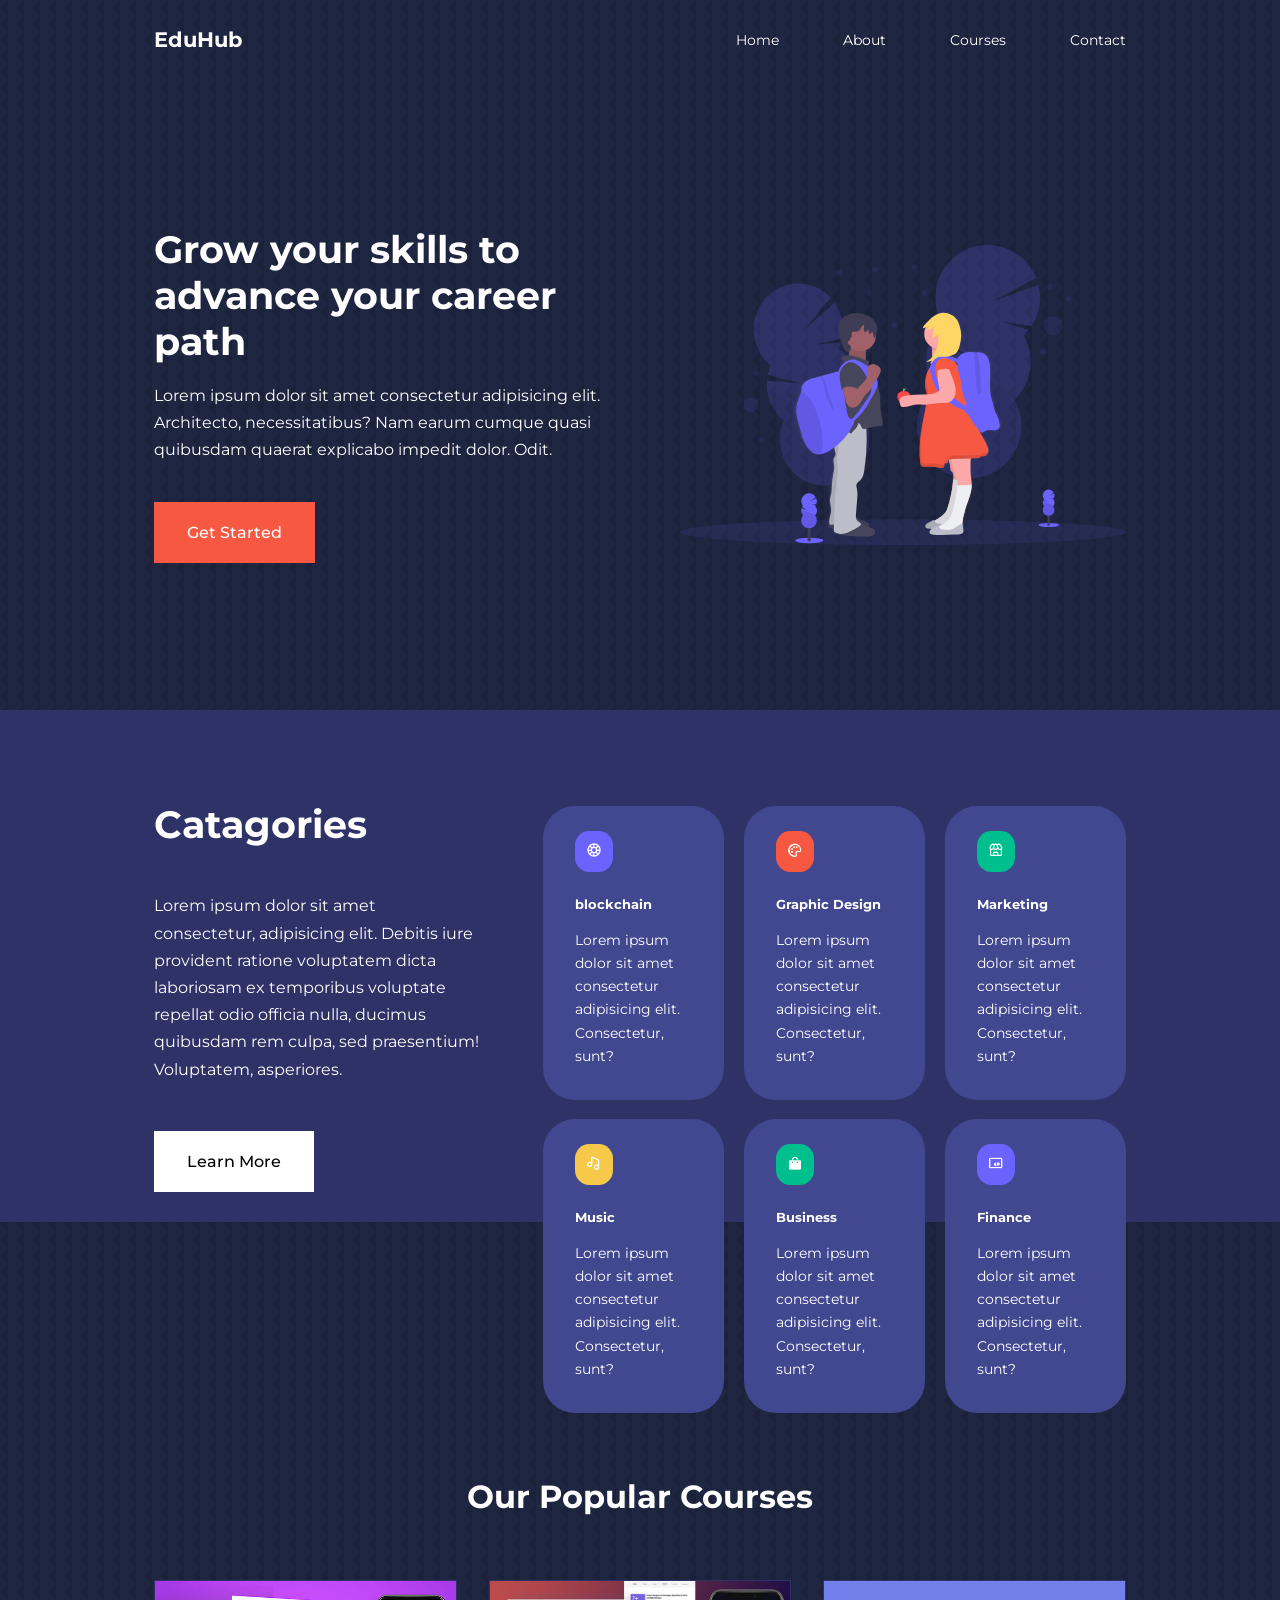
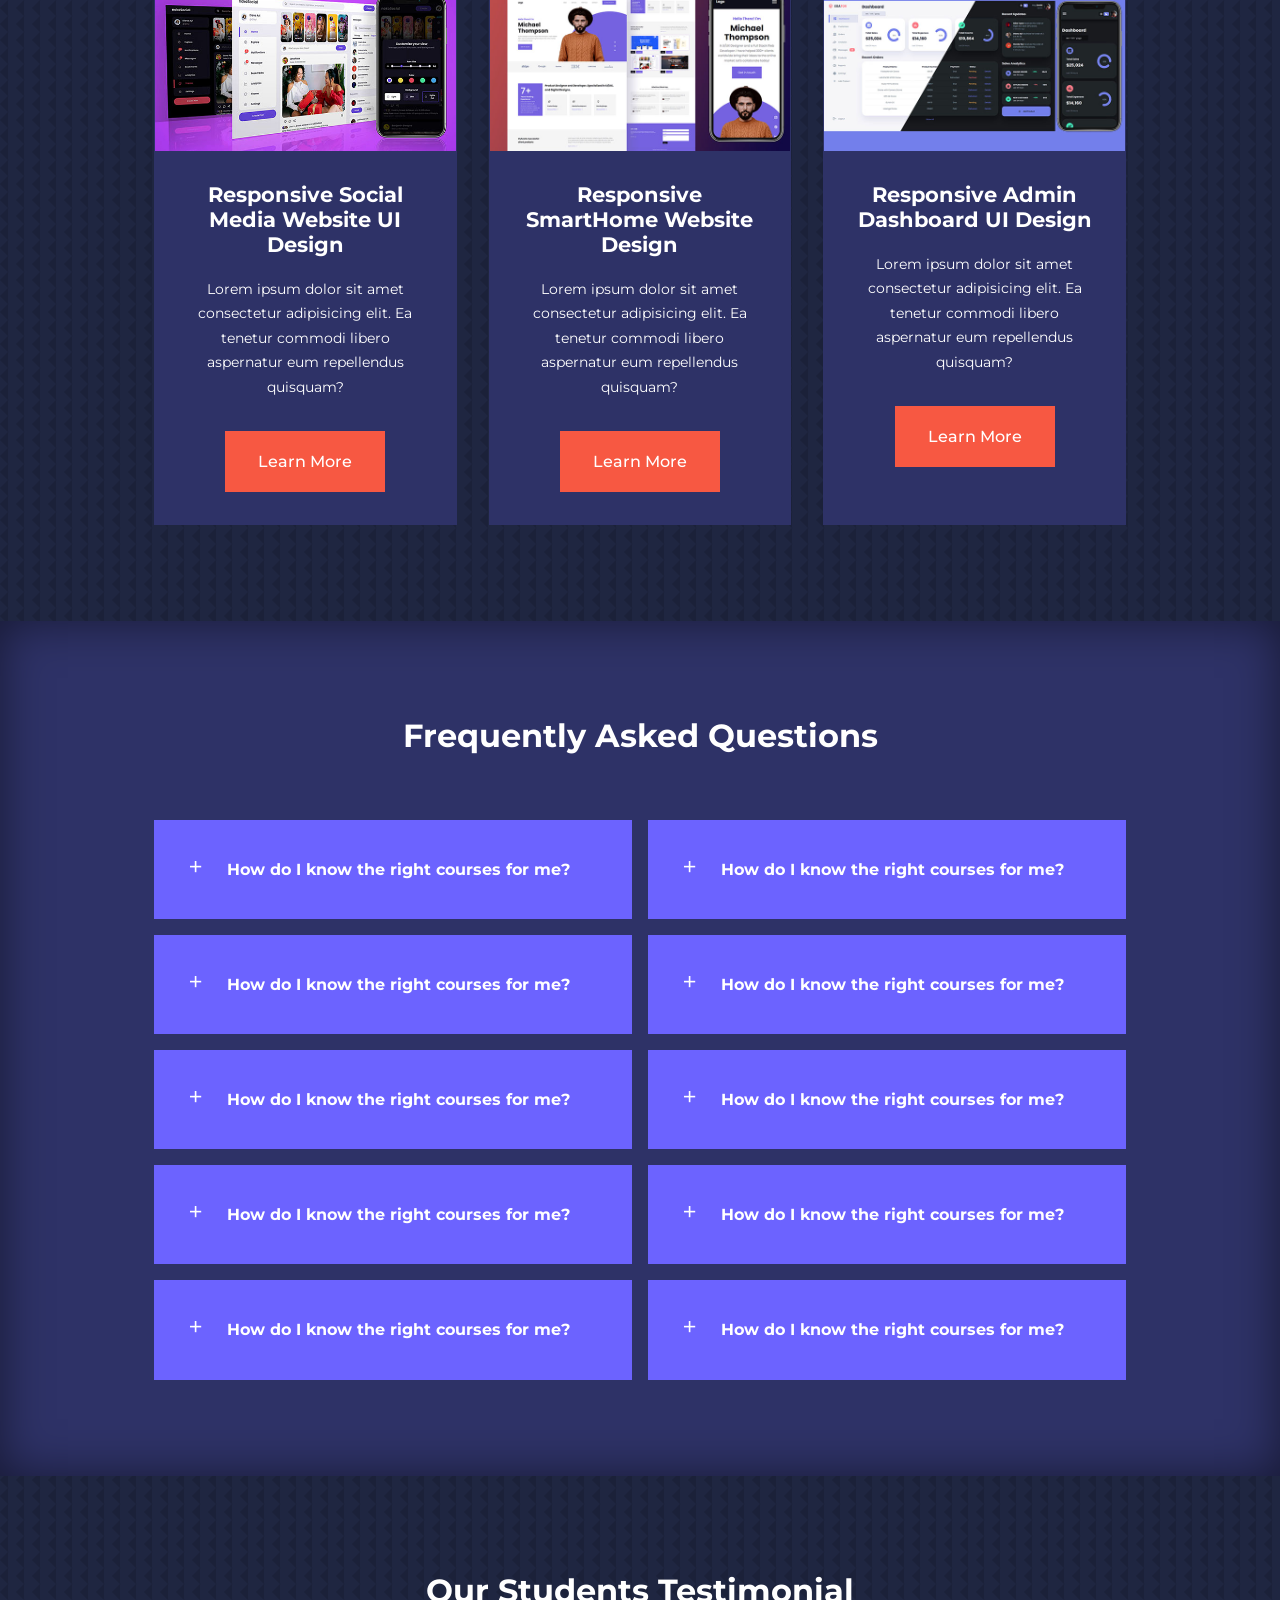
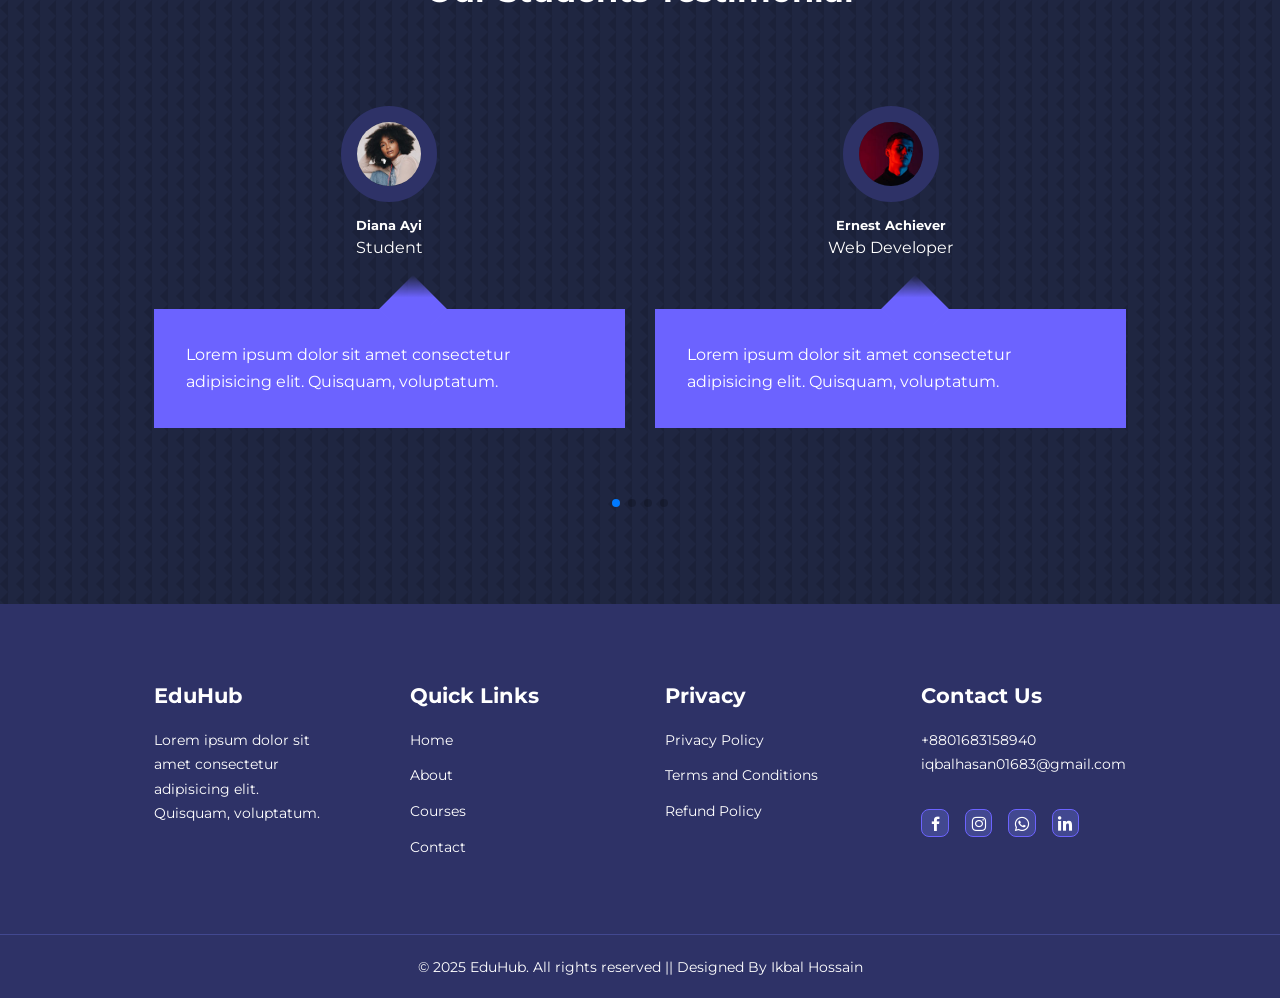
<file: index.html>
<!DOCTYPE html>
<html lang="en">
<head>
    <meta charset="UTF-8">
    <meta name="viewport" content="width=device-width, initial-scale=1.0">
    <title>EduHub</title>
    <link rel="stylesheet" href="./css/style.css">
    <link rel="stylesheet"
    href="https://cdn.jsdelivr.net/npm/boxicons@latest/css/boxicons.min.css">


    <link
  rel="stylesheet"
  href="https://cdn.jsdelivr.net/npm/swiper@11/swiper-bundle.min.css"
/>
<style>
    body {
        background-image: url("images/bg-texture.png");
    }
</style>
</head>
<body>
    <nav>
        <div class="container nav-container">
            <a href="index.html"><h4>EduHub</h4></a>
            <ul class="nav-menu">
                <li><a href="index.html">Home</a></li>
                <li><a href="about.html">About</a></li>
                <li><a href="courses.html">Courses</a></li>
                <li><a href="contact.html">Contact</a></li>
            </ul>
           <button id="open-menu-btn"><i class='bx bx-menu'></i></button>
           <button id="close-menu-btn"><i class='bx bx-x'></i></button>
        </div>
    </nav>

    <header>
        <div class="container header-container">
            <div class="header-left" id="header-left">
                <h1>Grow your skills to advance your career path</h1>
                <p>Lorem ipsum dolor sit amet consectetur adipisicing elit. Architecto, necessitatibus? Nam earum cumque quasi quibusdam quaerat explicabo impedit dolor. Odit.</p>
                <a href="courses.html" class="btn btn-primary">Get Started</a>
            </div>

            <div class="header-right">
                <div class="right-img">
                    <img src="images/header.svg" alt="">
                </div>
            </div>

        </div>
    </header>

    <!--Catagories-->
    <section class="catagories">
        <div class="container catagories-container">
            <div class="catagories-left animate-left" id="catagories-left">
                <h1>Catagories</h1>
                <p>Lorem ipsum dolor sit amet consectetur, adipisicing elit. Debitis iure provident ratione voluptatem dicta laboriosam ex temporibus voluptate repellat odio officia nulla, ducimus quibusdam rem culpa, sed praesentium! Voluptatem, asperiores.</p>
                <a href="#" class="btn">Learn More</a>
            </div>
            <div class="catagories-right">
                <article class="catagory fadeUp">
                    <span class="catagory-icon"><i class='bx bx-color'></i></span>
                    <h5>blockchain</h5>
                    <p>Lorem ipsum dolor sit amet consectetur adipisicing elit. Consectetur, sunt?</p>
                </article>

                <article class="catagory fadeUp">
                    <span class="catagory-icon"><i class='bx bx-palette'></i></span>
                    <h5>Graphic Design</h5>
                    <p>Lorem ipsum dolor sit amet consectetur adipisicing elit. Consectetur, sunt?</p>
                </article>

                <article class="catagory fadeUp">
                    <span class="catagory-icon"><i class='bx bx-store'></i></span>
                    <h5>Marketing</h5>
                    <p>Lorem ipsum dolor sit amet consectetur adipisicing elit. Consectetur, sunt?</p>
                </article>

                <article class="catagory fadeUp">
                    <span class="catagory-icon"><i class='bx bx-music'></i></span>
                    <h5>Music</h5>
                    <p>Lorem ipsum dolor sit amet consectetur adipisicing elit. Consectetur, sunt?</p>
                </article>

                <article class="catagory fadeUp">
                    <span class="catagory-icon"><i class='bx bxs-shopping-bag'></i></i></span>
                    <h5>Business</h5>
                    <p>Lorem ipsum dolor sit amet consectetur adipisicing elit. Consectetur, sunt?</p>
                </article>

                <article class="catagory fadeUp">
                    <span class="catagory-icon"><i class='bx bx-credit-card-alt'></i></span>
                    <h5>Finance</h5>
                    <p>Lorem ipsum dolor sit amet consectetur adipisicing elit. Consectetur, sunt?</p>
                </article>
            </div>
        </div>
    </section>


    <!--Courses-->
    <section class="courses">
        <h2>Our Popular Courses</h2>
        <div class="container container-courses">


            <article class="course" id="course">
                <div class="course-img">
                    <img src="images/course1.jpg" alt="">
                </div>
                <div class="course-info">
                    <h4>Responsive Social Media Website UI Design</h4>
                <p>Lorem ipsum dolor sit amet consectetur adipisicing elit. Ea tenetur commodi libero aspernatur eum repellendus quisquam?</p>
                <a href="courses.html" class="btn btn-primary">Learn More</a>
                </div>
            </article>

            <article class="course" id="course">
                <div class="course-img">
                    <img src="images/course2.jpg" alt="">
                </div>
                <div class="course-info">
                    <h4>Responsive SmartHome Website Design</h4>
                <p>Lorem ipsum dolor sit amet consectetur adipisicing elit. Ea tenetur commodi libero aspernatur eum repellendus quisquam?</p>
                <a href="courses.html" class="btn btn-primary">Learn More</a>
                </div>
            </article>

            <article class="course" id="course">
                <div class="course-img">
                    <img src="images/course3.jpg" alt="">
                </div>
                <div class="course-info">
                    <h4>Responsive Admin Dashboard UI Design</h4>
                <p>Lorem ipsum dolor sit amet consectetur adipisicing elit. Ea tenetur commodi libero aspernatur eum repellendus quisquam?</p>
                <a href="courses.html" class="btn btn-primary">Learn More</a>
                </div>
            </article>

           
        </div>
    </section>

    <!--FAQ-->
    <section class="faqs">
        <h2>Frequently Asked Questions</h2>
        <div class="container faqs-container">
            <article class="faq">
                <div class="faq-icon"><i class='bx bx-plus'></i></div>
                <div class="question-ans">
                    <h4>How do I know the right courses for me?</h4>
                    <p>Lorem, ipsum dolor sit amet consectetur adipisicing elit. Eaque nihil eos quas illum voluptatem sed laudantium facere doloremque. Perferendis dicta culpa omnis at ea, ut non doloribus ad voluptas consequuntur!</p>
                </div>
            </article>

            <article class="faq">
                <div class="faq-icon"><i class='bx bx-plus'></i></div>
                <div class="question-ans">
                    <h4>How do I know the right courses for me?</h4>
                    <p>Lorem, ipsum dolor sit amet consectetur adipisicing elit. Eaque nihil eos quas illum voluptatem sed laudantium facere doloremque. Perferendis dicta culpa omnis at ea, ut non doloribus ad voluptas consequuntur!</p>
                </div>
            </article>

            <article class="faq">
                <div class="faq-icon"><i class='bx bx-plus'></i></div>
                <div class="question-ans">
                    <h4>How do I know the right courses for me?</h4>
                    <p>Lorem, ipsum dolor sit amet consectetur adipisicing elit. Eaque nihil eos quas illum voluptatem sed laudantium facere doloremque. Perferendis dicta culpa omnis at ea, ut non doloribus ad voluptas consequuntur!</p>
                </div>
            </article>

            <article class="faq">
                <div class="faq-icon"><i class='bx bx-plus'></i></div>
                <div class="question-ans">
                    <h4>How do I know the right courses for me?</h4>
                    <p>Lorem, ipsum dolor sit amet consectetur adipisicing elit. Eaque nihil eos quas illum voluptatem sed laudantium facere doloremque. Perferendis dicta culpa omnis at ea, ut non doloribus ad voluptas consequuntur!</p>
                </div>
            </article>

            <article class="faq">
                <div class="faq-icon"><i class='bx bx-plus'></i></div>
                <div class="question-ans">
                    <h4>How do I know the right courses for me?</h4>
                    <p>Lorem, ipsum dolor sit amet consectetur adipisicing elit. Eaque nihil eos quas illum voluptatem sed laudantium facere doloremque. Perferendis dicta culpa omnis at ea, ut non doloribus ad voluptas consequuntur!</p>
                </div>
            </article>

            <article class="faq">
                <div class="faq-icon"><i class='bx bx-plus'></i></div>
                <div class="question-ans">
                    <h4>How do I know the right courses for me?</h4>
                    <p>Lorem, ipsum dolor sit amet consectetur adipisicing elit. Eaque nihil eos quas illum voluptatem sed laudantium facere doloremque. Perferendis dicta culpa omnis at ea, ut non doloribus ad voluptas consequuntur!</p>
                </div>
            </article>

            <article class="faq">
                <div class="faq-icon"><i class='bx bx-plus'></i></div>
                <div class="question-ans">
                    <h4>How do I know the right courses for me?</h4>
                    <p>Lorem, ipsum dolor sit amet consectetur adipisicing elit. Eaque nihil eos quas illum voluptatem sed laudantium facere doloremque. Perferendis dicta culpa omnis at ea, ut non doloribus ad voluptas consequuntur!</p>
                </div>
            </article>

            <article class="faq">
                <div class="faq-icon"><i class='bx bx-plus'></i></div>
                <div class="question-ans">
                    <h4>How do I know the right courses for me?</h4>
                    <p>Lorem, ipsum dolor sit amet consectetur adipisicing elit. Eaque nihil eos quas illum voluptatem sed laudantium facere doloremque. Perferendis dicta culpa omnis at ea, ut non doloribus ad voluptas consequuntur!</p>
                </div>
            </article>

            <article class="faq">
                <div class="faq-icon"><i class='bx bx-plus'></i></div>
                <div class="question-ans">
                    <h4>How do I know the right courses for me?</h4>
                    <p>Lorem, ipsum dolor sit amet consectetur adipisicing elit. Eaque nihil eos quas illum voluptatem sed laudantium facere doloremque. Perferendis dicta culpa omnis at ea, ut non doloribus ad voluptas consequuntur!</p>
                </div>
            </article>

            <article class="faq">
                <div class="faq-icon"><i class='bx bx-plus'></i></div>
                <div class="question-ans">
                    <h4>How do I know the right courses for me?</h4>
                    <p>Lorem, ipsum dolor sit amet consectetur adipisicing elit. Eaque nihil eos quas illum voluptatem sed laudantium facere doloremque. Perferendis dicta culpa omnis at ea, ut non doloribus ad voluptas consequuntur!</p>
                </div>
            </article>
        </div>
    </section>

    <!--testimonial-->
    <section class="container testimonial-container mySwiper">
        <h2>Our Students Testimonial</h2>
        <div class="swiper-wrapper">
            <article class="testimonial swiper-slide">
                <div class="avatar">
                    <img src="images/avatar1.jpg" alt="">
                </div>
                <div class="testimonial-info">
                    <h5>Diana Ayi</h5>
                    <p>Student</p>
                    </div>
                    <div class="testimonial-body">
                        <p>Lorem ipsum dolor sit amet consectetur adipisicing elit. Quisquam, voluptatum.</p>
                    </div>
            </article>

            <article class="testimonial swiper-slide">
                <div class="avatar">
                    <img src="images/avatar2.jpg" alt="">
                </div>
                <div class="testimonial-info">
                    <h5>Ernest Achiever</h5>
                    <p>Web Developer</p>
                    </div>
                    <div class="testimonial-body">
                        <p>Lorem ipsum dolor sit amet consectetur adipisicing elit. Quisquam, voluptatum.</p>
                    </div>
            </article>

            <article class="testimonial swiper-slide">
                <div class="avatar">
                    <img src="images/avatar3.jpg" alt="">
                </div>
                <div class="testimonial-info">
                    <h5>Adam Quist</h5>
                    <p>Student</p>
                    </div>
                    <div class="testimonial-body">
                        <p>Lorem ipsum dolor sit amet consectetur adipisicing elit. Quisquam, voluptatum.</p>
                    </div>
            </article>

            <article class="testimonial swiper-slide">
                <div class="avatar">
                    <img src="images/avatar4.jpg" alt="">
                </div>
                <div class="testimonial-info">
                    <h5>Diana Ayi</h5>
                    <p>Student</p>
                    </div>
                    <div class="testimonial-body">
                        <p>Lorem ipsum dolor sit amet consectetur adipisicing elit. Quisquam, voluptatum.</p>
                    </div>
            </article>

            <article class="testimonial swiper-slide">
                <div class="avatar">
                    <img src="images/avatar5.jpg" alt="">
                </div>
                <div class="testimonial-info">
                    <h5>Jane Doe</h5>
                    <p>Student</p>
                    </div>
                    <div class="testimonial-body">
                        <p>Lorem ipsum dolor sit amet consectetur adipisicing elit. Quisquam, voluptatum.</p>
                    </div>
            </article>
        </div>
        <div class="swiper-pagination"></div>
    </section>

<!--footer-->

<footer class="footer">
    <div class="container footer-container">
        <div class="footer-1">
            <a href="index.html" class="footer-logo"><h4>EduHub</h4></a>
            <p>Lorem ipsum dolor sit amet consectetur adipisicing elit. Quisquam, voluptatum.</p>
        </div>

        <div class="footer-2">
            <h4>Quick Links</h4>
            <ul class="footer-links">
                <li><a href="index.html">Home</a></li>
                <li><a href="about.html">About</a></li>
                <li><a href="courses.html">Courses</a></li>
                <li><a href="contact.html">Contact</a></li>
            </ul>
        </div>

        <div class="footer-3">
            <h4>Privacy</h4>
            <ul class="footer-links">
                <li><a href="index.html">Privacy Policy</a></li>
                <li><a href="about.html">Terms and Conditions</a></li>
                <li><a href="courses.html">Refund Policy</a></li>
            </ul>
        </div>

        <div class="footer-4">
            <h4>Contact Us</h4>
            <p>+8801683158940</p>
            <p>iqbalhasan01683@gmail.com</p>

            <div class="footer-socials">
                <li><a href=""><i class='bx bxl-facebook'></i></a></li>
                <li><a href=""><i class='bx bxl-instagram'></i></a></li>
                <li><a href=""><i class='bx bxl-whatsapp'></i></a></li>
                <li><a href=""><i class='bx bxl-linkedin'></i></a></li>
            </div>
        </div>

    </div>

    <div class="footer-copyright">
        <p>&copy; 2025 EduHub. All rights reserved || Designed By Ikbal Hossain</p>
        
    </div>
</footer>



        






    <script src="https://cdn.jsdelivr.net/npm/swiper@11/swiper-bundle.min.js"></script>

    <script src="main.js"></script>

    <script> 
    var swiper = new Swiper(".mySwiper", {
        slidesPerView: 1,
        spaceBetween: 30,
        pagination: {
          el: ".swiper-pagination",
          clickable: true,
        },

        breakpoints: {
            600: {
                slidesPerView: 2,
            }
        }
      });
      </script>
</body>
</html>
</file>
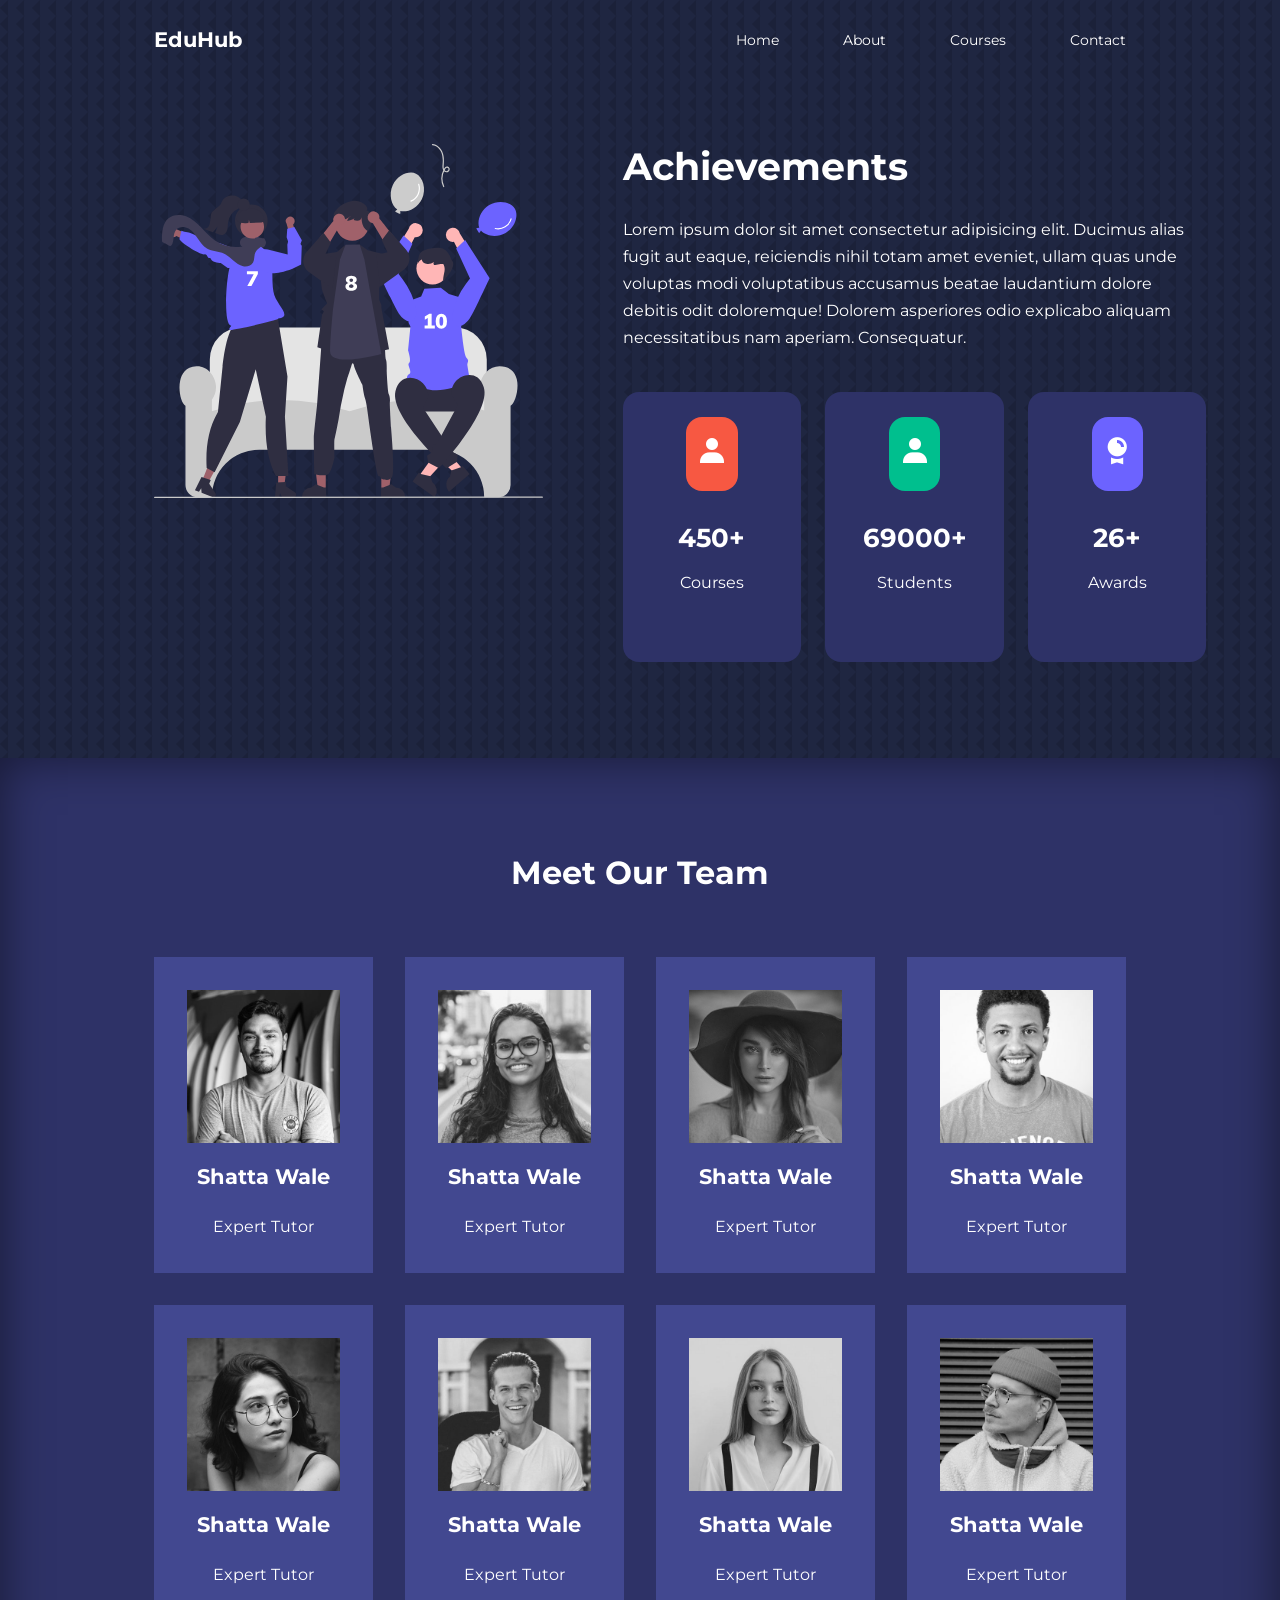
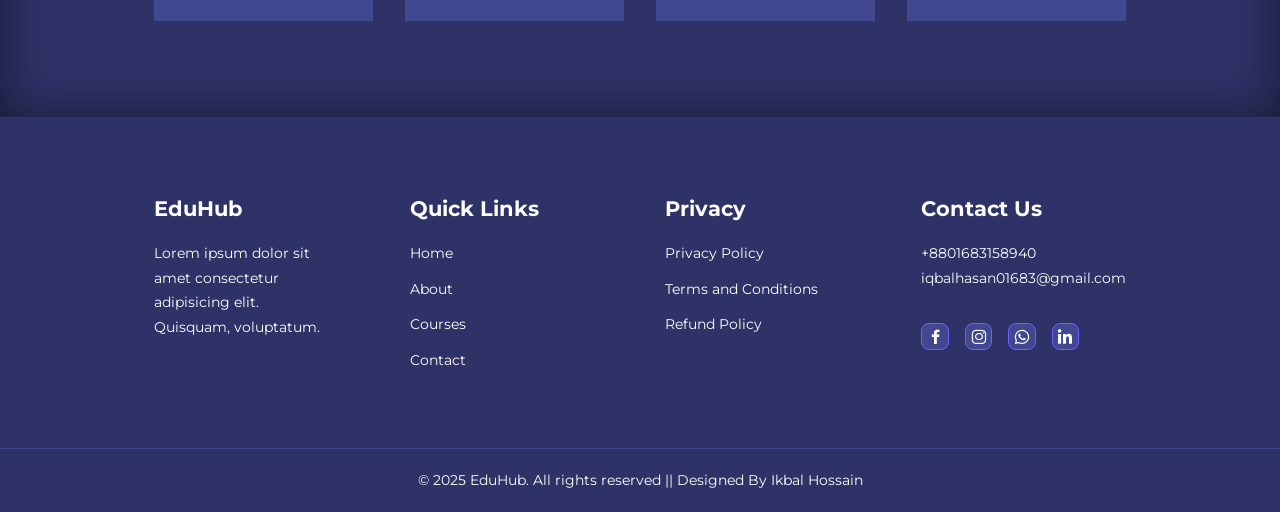
<file: about.html>
<!DOCTYPE html>
<html lang="en">
<head>
    <meta charset="UTF-8">
    <meta name="viewport" content="width=device-width, initial-scale=1.0">
    <title>EduHub</title>
    <link rel="stylesheet" href="./css/style.css">
    <link rel="stylesheet"
    href="https://cdn.jsdelivr.net/npm/boxicons@latest/css/boxicons.min.css">
    <link rel="stylesheet" href="css/about.css">


    <link
  rel="stylesheet"
  href="https://cdn.jsdelivr.net/npm/swiper@11/swiper-bundle.min.css"
/>
<style>
    body {
        background-image: url("images/bg-texture.png");
    }
</style>
</head>
<body>
    <nav>
        <div class="container nav-container">
            <a href="index.html"><h4>EduHub</h4></a>
            <ul class="nav-menu">
                <li><a href="index.html">Home</a></li>
                <li><a href="about.html">About</a></li>
                <li><a href="courses.html">Courses</a></li>
                <li><a href="contact.html">Contact</a></li>
            </ul>
           <button id="open-menu-btn"><i class='bx bx-menu'></i></button>
           <button id="close-menu-btn"><i class='bx bx-x'></i></button>
        </div>
    </nav>

    <section class="about-achievement">
        <div class="container about-achievement-container">
            <div class="about-achievement-left">
                <img src="images/about achievements.svg" alt="">
            </div>
            <div class="about-achievement-right">
                <h1>Achievements</h1>
                <p>Lorem ipsum dolor sit amet consectetur adipisicing elit. Ducimus alias fugit aut eaque, reiciendis nihil totam amet eveniet, ullam quas unde voluptas modi voluptatibus accusamus beatae laudantium dolore debitis odit doloremque! Dolorem asperiores odio explicabo aliquam necessitatibus nam aperiam. Consequatur.</p>

               <div class="achievements-cards">
                <article class="achievement-card fadeUp">
                    <span class="achievement-icon"><i class='bx bxs-user'></i></span>
                    <h3>450+</h3>
                    <p>Courses</p>
                </article>
                
                    <article class="achievement-card fadeUp">
                        <span class="achievement-icon"><i class='bx bxs-user'></i></span>
                        <h3>69000+</h3>
                        <p>Students</p>
                    </article>

                    
                        <article class="achievement-card fadeUp">
                            <span class="achievement-icon"><i class='bx bxs-award'></i></span>
                            <h3>26+</h3>
                            <p>Awards</p>
                       </article>
               </div>
                       
                </div>
            </div>
        </div>
    </section>




    <section class="team">
        <h2>Meet Our Team</h2>
        <div class="container team-container">

            <article class="team-member" id="team-member">
                <div class="team-member-img">
                    <img src="images/tm1.jpg" alt="">
                </div>
                <div class="team-member-info">
                    <h4>Shatta Wale</h4>
                    <p>Expert Tutor</p>
                </div>
                 <div class="team-member-socials">
                    <a href="https://instagram.com" target="_blank"><i class="bx bxl-instagram"></i></a>

                    <a href="https://x.com" target="_blank"><i class="bx bxl-twitter
                        "></i></a>
                        <a href="https://linkedin.com" target="_blank"><i class="bx bxl-linkedin"></i></a>
                 </div>
                 
            </article>

            <article class="team-member" id="team-member">
                <div class="team-member-img">
                    <img src="images/tm2.jpg" alt="">
                </div>
                <div class="team-member-info">
                    <h4>Shatta Wale</h4>
                    <p>Expert Tutor</p>
                </div>
                 <div class="team-member-socials">
                    <a href="https://instagram.com" target="_blank"><i class="bx bxl-instagram"></i></a>
                    <a href="https://x.com" target="_blank"><i class="bx bxl-twitter
                        "></i></a>
                        <a href="https://linkedin.com" target="_blank"><i class="bx bxl-linkedin"></i></a>
                 </div>
                 
                
            </article>

            <article class="team-member" id="team-member">
                <div class="team-member-img">
                    <img src="images/tm3.jpg" alt="">
                </div>
                <div class="team-member-info">
                    <h4>Shatta Wale</h4>
                    <p>Expert Tutor</p>
                </div>
                 <div class="team-member-socials">
                    <a href="https://instagram.com" target="_blank"><i class="bx bxl-instagram"></i></a>
                    <a href="https://x.com" target="_blank"><i class="bx bxl-twitter
                        "></i></a>
                        <a href="https://linkedin.com" target="_blank"><i class="bx bxl-linkedin"></i></a>
                 </div>
                 
                 
            </article>

            <article class="team-member" id="team-member">
                <div class="team-member-img">
                    <img src="images/tm4.jpg" alt="">
                </div>
                <div class="team-member-info">
                    <h4>Shatta Wale</h4>
                    <p>Expert Tutor</p>
                </div>
                 <div class="team-member-socials">
                    <a href="https://instagram.com" target="_blank"><i class="bx bxl-instagram"></i></a>
                    <a href="https://x.com" target="_blank"><i class="bx bxl-twitter
                        "></i></a>
                        <a href="https://linkedin.com" target="_blank"><i class="bx bxl-linkedin"></i></a>
                 </div>
                 
                
            </article>

            <article class="team-member" id="team-member">
                <div class="team-member-img">
                    <img src="images/tm5.jpg" alt="">
                </div>
                <div class="team-member-info">
                    <h4>Shatta Wale</h4>
                    <p>Expert Tutor</p>
                </div>
                 <div class="team-member-socials">
                    <a href="https://instagram.com" target="_blank"><i class="bx bxl-instagram"></i></a>
                    <a href="https://x.com" target="_blank"><i class="bx bxl-twitter
                        "></i></a>
                        <a href="https://linkedin.com" target="_blank"><i class="bx bxl-linkedin"></i></a>
                 </div>
                 
                 
            </article>

            <article class="team-member" id="team-member">
                <div class="team-member-img">
                    <img src="images/tm6.jpg" alt="">
                </div>
                <div class="team-member-info">
                    <h4>Shatta Wale</h4>
                    <p>Expert Tutor</p>
                </div>
                 <div class="team-member-socials">
                    <a href="https://instagram.com" target="_blank"><i class="bx bxl-instagram"></i></a>
                    <a href="https://x.com" target="_blank"><i class="bx bxl-twitter
                        "></i></a>
                        <a href="https://linkedin.com" target="_blank"><i class="bx bxl-linkedin"></i></a>
                 </div>
                 
                 
            </article>

            <article class="team-member" id="team-member">
                <div class="team-member-img">
                    <img src="images/tm7.jpg" alt="">
                </div>
                <div class="team-member-info">
                    <h4>Shatta Wale</h4>
                    <p>Expert Tutor</p>
                </div>
                 <div class="team-member-socials">
                    <a href="https://instagram.com" target="_blank"><i class="bx bxl-instagram"></i></a>
                    <a href="https://x.com" target="_blank"><i class="bx bxl-twitter
                        "></i></a>
                        <a href="https://linkedin.com" target="_blank"><i class="bx bxl-linkedin"></i></a>
                 </div>
                 
            </article>

            <article class="team-member" id="team-member">
                <div class="team-member-img">
                    <img src="images/tm8.jpg" alt="">
                </div>
                <div class="team-member-info">
                    <h4>Shatta Wale</h4>
                    <p>Expert Tutor</p>
                </div>
                 <div class="team-member-socials">
                    <a href="https://instagram.com" target="_blank"><i class="bx bxl-instagram"></i></a>
                    <a href="https://x.com" target="_blank"><i class="bx bxl-twitter
                        "></i></a>
                        <a href="https://linkedin.com" target="_blank"><i class="bx bxl-linkedin"></i></a>
                 </div>
                 
                
            </article>

        </div>
    </section>






    
<footer class="footer">
    <div class="container footer-container">
        <div class="footer-1">
            <a href="index.html" class="footer-logo"><h4>EduHub</h4></a>
            <p>Lorem ipsum dolor sit amet consectetur adipisicing elit. Quisquam, voluptatum.</p>
        </div>

        <div class="footer-2">
            <h4>Quick Links</h4>
            <ul class="footer-links">
                <li><a href="index.html">Home</a></li>
                <li><a href="about.html">About</a></li>
                <li><a href="courses.html">Courses</a></li>
                <li><a href="contact.html">Contact</a></li>
            </ul>
        </div>

        <div class="footer-3">
            <h4>Privacy</h4>
            <ul class="footer-links">
                <li><a href="index.html">Privacy Policy</a></li>
                <li><a href="about.html">Terms and Conditions</a></li>
                <li><a href="courses.html">Refund Policy</a></li>
            </ul>
        </div>

        <div class="footer-4">
            <h4>Contact Us</h4>
            <p>+8801683158940</p>
            <p>iqbalhasan01683@gmail.com</p>

            <div class="footer-socials">
                <li><a href=""><i class='bx bxl-facebook'></i></a></li>
                <li><a href=""><i class='bx bxl-instagram'></i></a></li>
                <li><a href=""><i class='bx bxl-whatsapp'></i></a></li>
                <li><a href=""><i class='bx bxl-linkedin'></i></a></li>
            </div>
        </div>

    </div>

    <div class="footer-copyright">
        <p>&copy; 2025 EduHub. All rights reserved || Designed By Ikbal Hossain</p>
        
    </div>
</footer>



        






    <script src="https://cdn.jsdelivr.net/npm/swiper@11/swiper-bundle.min.js"></script>

    <script src="main.js"></script>
</file>
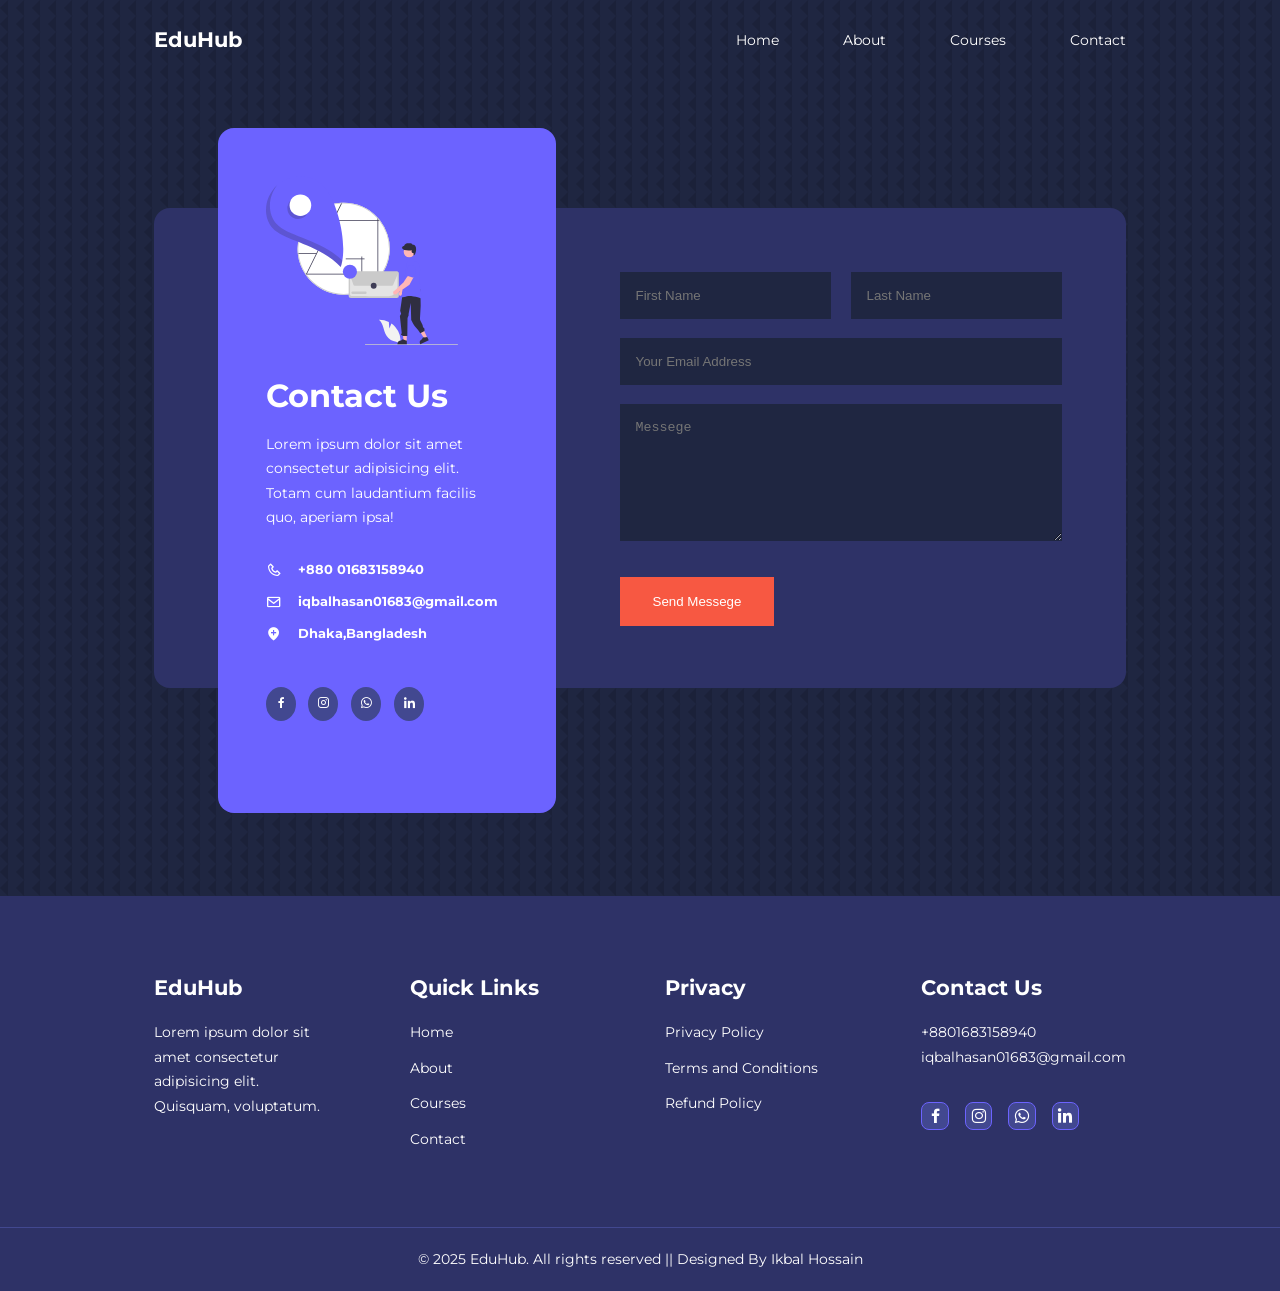
<file: contact.html>
<!DOCTYPE html>
<html lang="en">
<head>
    <meta charset="UTF-8">
    <meta name="viewport" content="width=device-width, initial-scale=1.0">
    <title>EduHub</title>
    <link rel="stylesheet" href="./css/style.css">
    <link rel="stylesheet" href="css/contact.css">
    <link rel="stylesheet"
    href="https://cdn.jsdelivr.net/npm/boxicons@latest/css/boxicons.min.css">


    <link
  rel="stylesheet"
  href="https://cdn.jsdelivr.net/npm/swiper@11/swiper-bundle.min.css"
/>
<style>
    body {
        background-image: url("images/bg-texture.png");
    }
</style>
</head>
<body>
    <nav>
        <div class="container nav-container">
            <a href="index.html"><h4>EduHub</h4></a>
            <ul class="nav-menu">
                <li><a href="index.html">Home</a></li>
                <li><a href="about.html">About</a></li>
                <li><a href="courses.html">Courses</a></li>
                <li><a href="contact.html">Contact</a></li>
            </ul>
           <button id="open-menu-btn"><i class='bx bx-menu'></i></button>
           <button id="close-menu-btn"><i class='bx bx-x'></i></button>
        </div>
    </nav>

   <section class="contact">
    <div class="container contact-container">
        <aside class="contact-aside" id="contact-aside">
            <div class="aside-img">
                <img src="images/contact.svg" alt="">
            </div>
            <h2>Contact Us</h2>
            <p>Lorem ipsum dolor sit amet consectetur adipisicing elit. Totam cum laudantium facilis quo, aperiam ipsa!</p>

            <ul class="contact-details">
                <li>
                    <i class='bx bx-phone'></i>
                    <h5>+880 01683158940</h5>
                </li>
                <li>
                    <i class='bx bx-envelope'></i>
                    <h5>iqbalhasan01683@gmail.com</h5>
                </li>
                <li>
                    <i class='bx bxs-location-plus'></i>
                    <h5>Dhaka,Bangladesh</h5>
                </li>
                
            </ul>

            <ul class="contact-socials">
                <li><a href=""><i class='bx bxl-facebook'></i></a></li>
                <li><a href=""><i class='bx bxl-instagram'></i></a></li>
                <li><a href=""><i class='bx bxl-whatsapp'></i></a></li>
                <li><a href=""><i class='bx bxl-linkedin'></i></a></li>
           </ul>
        </aside>


        <form class="contact-form">
            <div class="form-name">
                <input type="text" name="First name" placeholder="First Name" required>
                <input type="text" name="Last name" placeholder="Last Name" required>
            </div>

            <input type="email" name="Email Adress" placeholder="Your Email Address" required>

            <textarea name="Messege" rows="7" placeholder="Messege" required></textarea>

            <button type="submit" class="btn btn-primary">Send Messege</button>
        </form>
    </div>
   </section>




<!--footer-->

<footer class="footer">
    <div class="container footer-container">
        <div class="footer-1">
            <a href="index.html" class="footer-logo"><h4>EduHub</h4></a>
            <p>Lorem ipsum dolor sit amet consectetur adipisicing elit. Quisquam, voluptatum.</p>
        </div>

        <div class="footer-2">
            <h4>Quick Links</h4>
            <ul class="footer-links">
                <li><a href="index.html">Home</a></li>
                <li><a href="about.html">About</a></li>
                <li><a href="courses.html">Courses</a></li>
                <li><a href="contact.html">Contact</a></li>
            </ul>
        </div>

        <div class="footer-3">
            <h4>Privacy</h4>
            <ul class="footer-links">
                <li><a href="index.html">Privacy Policy</a></li>
                <li><a href="about.html">Terms and Conditions</a></li>
                <li><a href="courses.html">Refund Policy</a></li>
            </ul>
        </div>

        <div class="footer-4">
            <h4>Contact Us</h4>
            <p>+8801683158940</p>
            <p>iqbalhasan01683@gmail.com</p>

            <div class="footer-socials">
                <li><a href=""><i class='bx bxl-facebook'></i></a></li>
                <li><a href=""><i class='bx bxl-instagram'></i></a></li>
                <li><a href=""><i class='bx bxl-whatsapp'></i></a></li>
                <li><a href=""><i class='bx bxl-linkedin'></i></a></li>
            </div>
        </div>

    </div>

    <div class="footer-copyright">
        <p>&copy; 2025 EduHub. All rights reserved || Designed By Ikbal Hossain</p>
        
    </div>
</footer>



        






    <script src="https://cdn.jsdelivr.net/npm/swiper@11/swiper-bundle.min.js"></script>

    <script src="main.js"></script>

    <script> 
    var swiper = new Swiper(".mySwiper", {
        slidesPerView: 1,
        spaceBetween: 30,
        pagination: {
          el: ".swiper-pagination",
          clickable: true,
        },

        breakpoints: {
            600: {
                slidesPerView: 2,
            }
        }
      });
      </script>
</body>
</html>
</file>
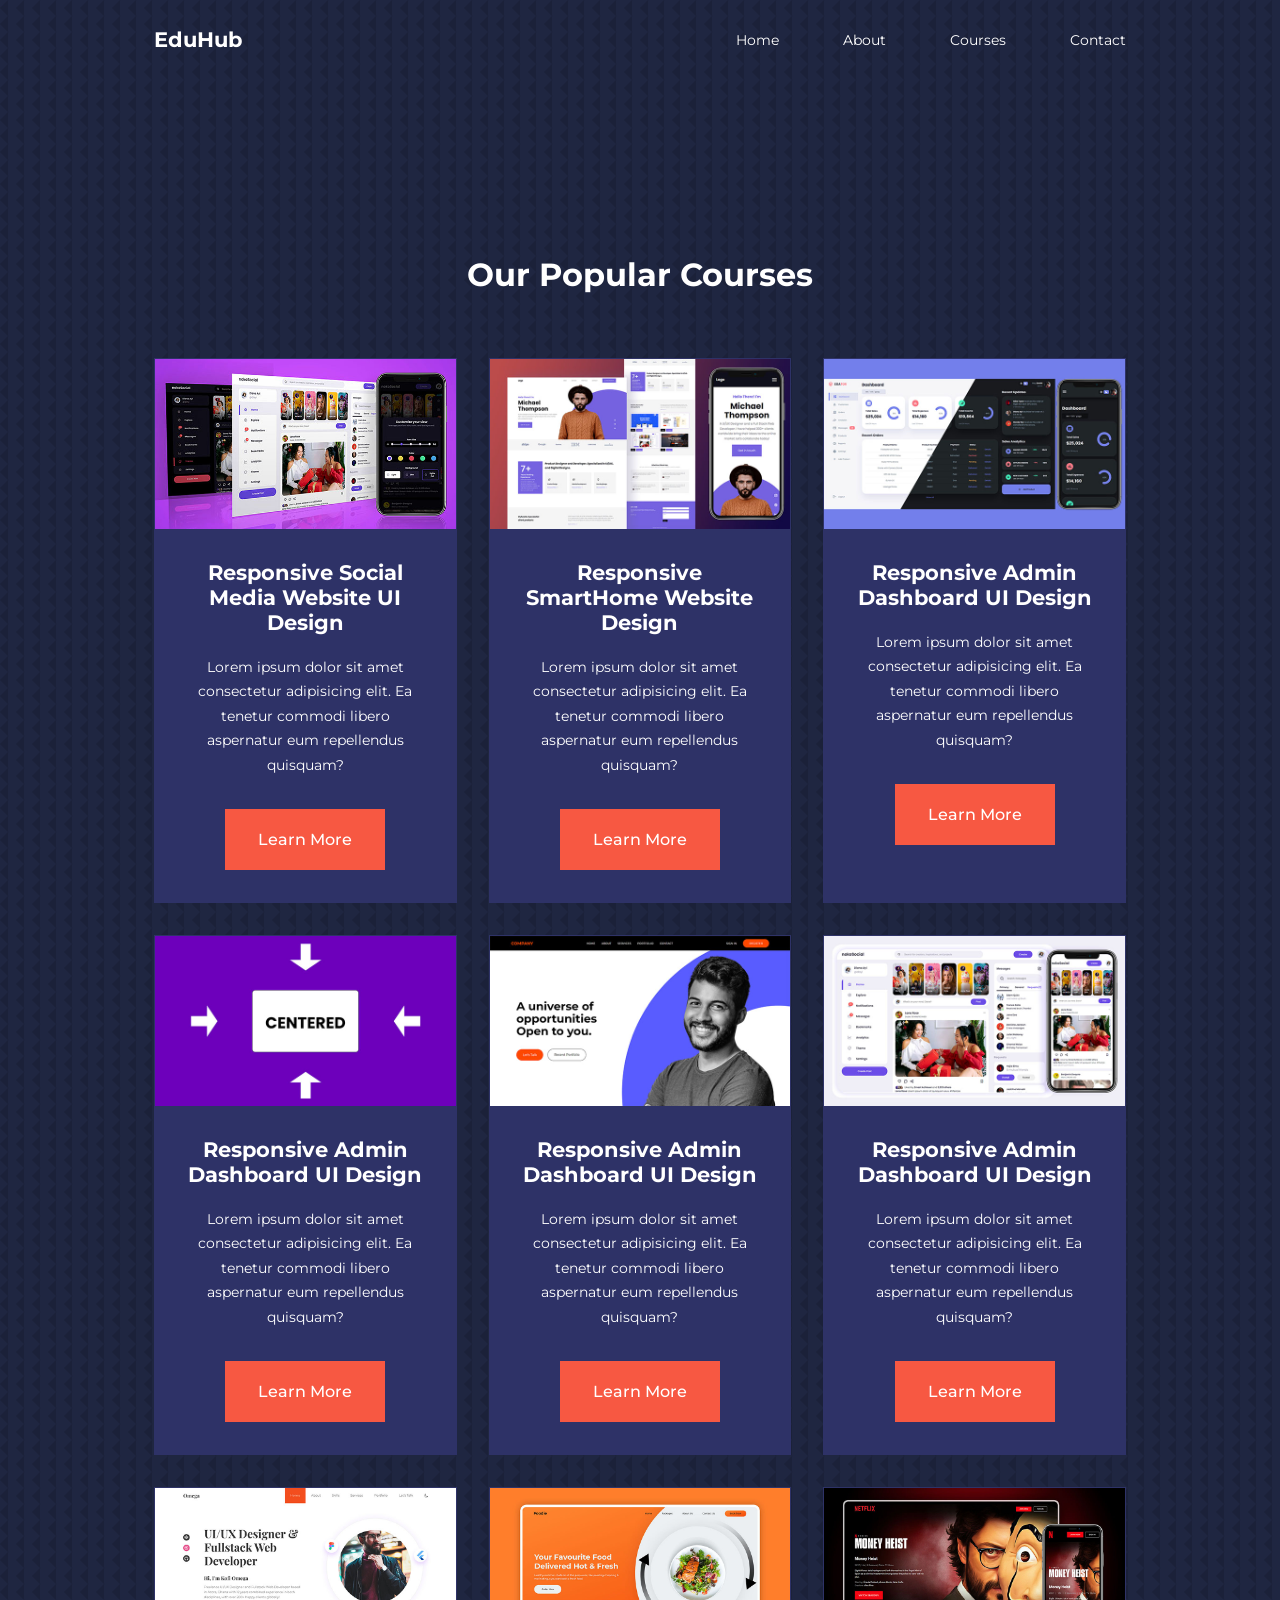
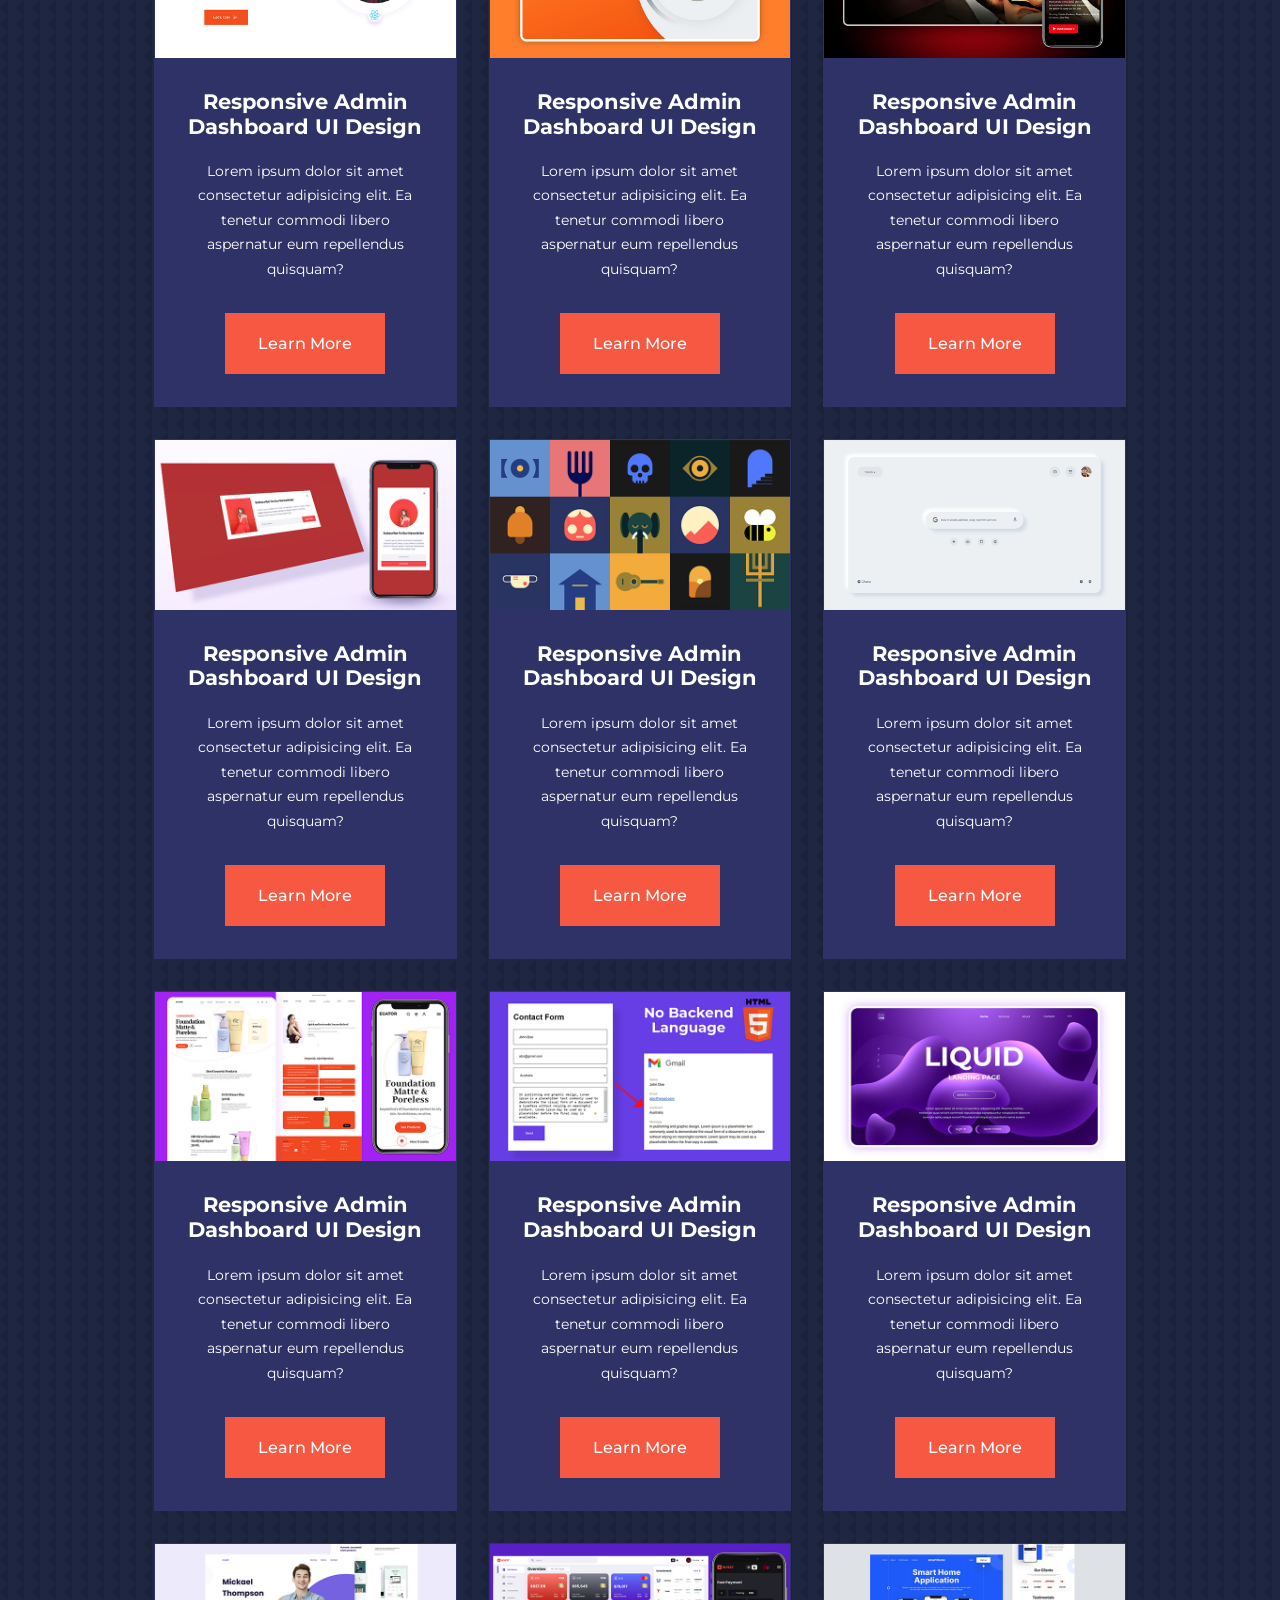
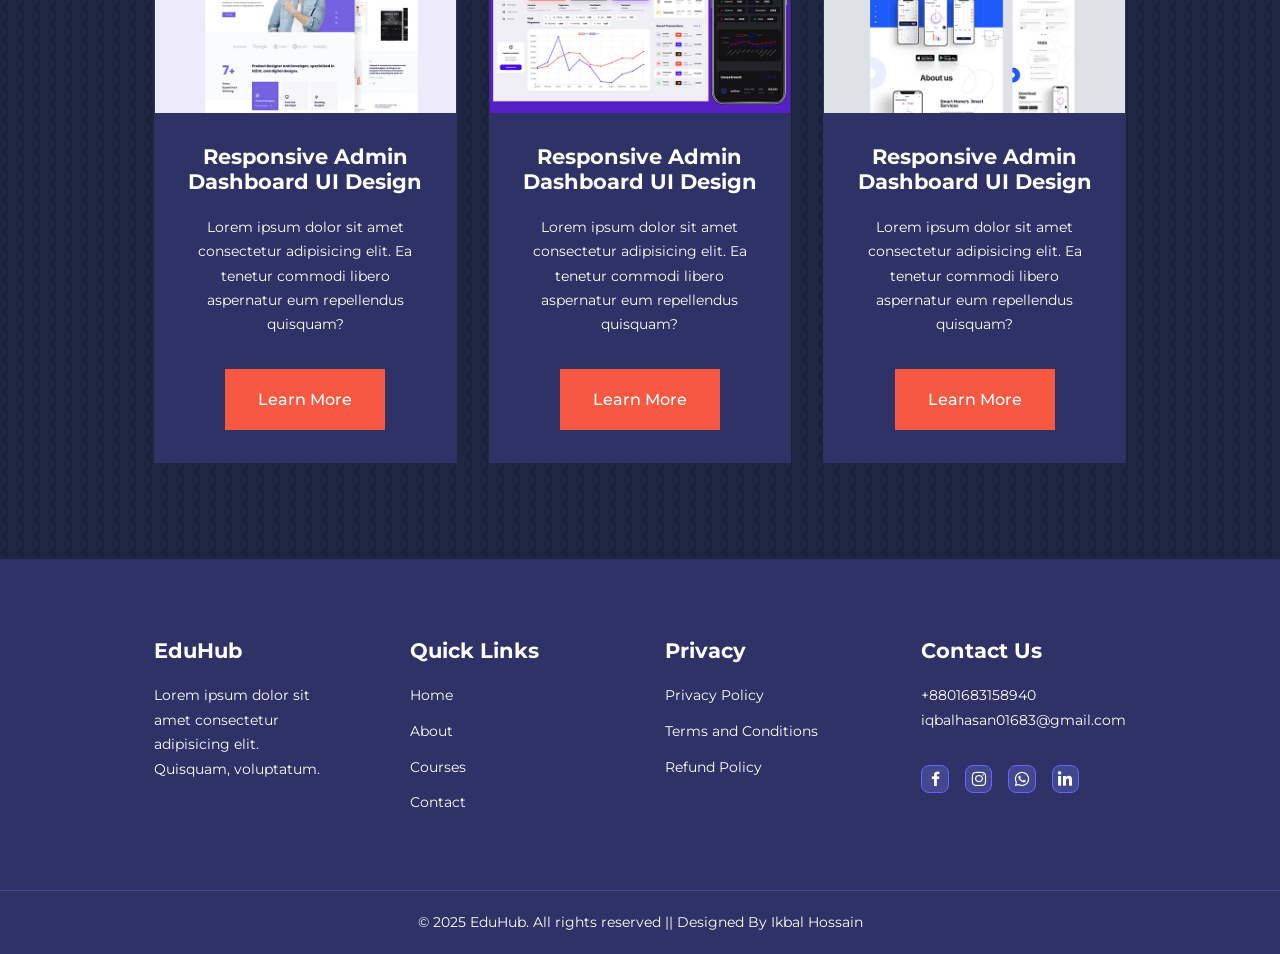
<file: courses.html>
<!DOCTYPE html>
<html lang="en">
<head>
    <meta charset="UTF-8">
    <meta name="viewport" content="width=device-width, initial-scale=1.0">
    <title>EduHub</title>
    <link rel="stylesheet" href="./css/style.css">
    <link rel="stylesheet"
    href="https://cdn.jsdelivr.net/npm/boxicons@latest/css/boxicons.min.css">
    


    <link
  rel="stylesheet"
  href="https://cdn.jsdelivr.net/npm/swiper@11/swiper-bundle.min.css"
/>
<style>
    body {
        background-image: url("images/bg-texture.png");
    }
</style>
</head>
<body>
    <nav>
        <div class="container nav-container">
            <a href="index.html"><h4>EduHub</h4></a>
            <ul class="nav-menu">
                <li><a href="index.html">Home</a></li>
                <li><a href="about.html">About</a></li>
                <li><a href="courses.html">Courses</a></li>
                <li><a href="contact.html">Contact</a></li>
            </ul>
           <button id="open-menu-btn"><i class='bx bx-menu'></i></button>
           <button id="close-menu-btn"><i class='bx bx-x'></i></button>
        </div>
    </nav>



    <section class="courses">
        <h2>Our Popular Courses</h2>
        <div class="container container-courses">


            <article class="course" id="course">
                <div class="course-img">
                    <img src="images/course1.jpg" alt="">
                </div>
                <div class="course-info">
                    <h4>Responsive Social Media Website UI Design</h4>
                <p>Lorem ipsum dolor sit amet consectetur adipisicing elit. Ea tenetur commodi libero aspernatur eum repellendus quisquam?</p>
                <a href="courses.html" class="btn btn-primary">Learn More</a>
                </div>
            </article>

            <article class="course" id="course">
                <div class="course-img">
                    <img src="images/course2.jpg" alt="">
                </div>
                <div class="course-info">
                    <h4>Responsive SmartHome Website Design</h4>
                <p>Lorem ipsum dolor sit amet consectetur adipisicing elit. Ea tenetur commodi libero aspernatur eum repellendus quisquam?</p>
                <a href="courses.html" class="btn btn-primary">Learn More</a>
                </div>
            </article>

            <article class="course" id="course">
                <div class="course-img">
                    <img src="images/course3.jpg" alt="">
                </div>
                <div class="course-info">
                    <h4>Responsive Admin Dashboard UI Design</h4>
                <p>Lorem ipsum dolor sit amet consectetur adipisicing elit. Ea tenetur commodi libero aspernatur eum repellendus quisquam?</p>
                <a href="courses.html" class="btn btn-primary">Learn More</a>
                </div>
            </article>
            <article class="course" id="course">
                <div class="course-img">
                    <img src="images/course4.jpg" alt="">
                </div>
                <div class="course-info">
                    <h4>Responsive Admin Dashboard UI Design</h4>
                <p>Lorem ipsum dolor sit amet consectetur adipisicing elit. Ea tenetur commodi libero aspernatur eum repellendus quisquam?</p>
                <a href="courses.html" class="btn btn-primary">Learn More</a>
                </div>
            </article>
            <article class="course" id="course">
                <div class="course-img">
                    <img src="images/course5.jpg" alt="">
                </div>
                <div class="course-info">
                    <h4>Responsive Admin Dashboard UI Design</h4>
                <p>Lorem ipsum dolor sit amet consectetur adipisicing elit. Ea tenetur commodi libero aspernatur eum repellendus quisquam?</p>
                <a href="courses.html" class="btn btn-primary">Learn More</a>
                </div>
            </article>
            <article class="course" id="course">
                <div class="course-img">
                    <img src="images/course6.jpg" alt="">
                </div>
                <div class="course-info">
                    <h4>Responsive Admin Dashboard UI Design</h4>
                <p>Lorem ipsum dolor sit amet consectetur adipisicing elit. Ea tenetur commodi libero aspernatur eum repellendus quisquam?</p>
                <a href="courses.html" class="btn btn-primary">Learn More</a>
                </div>
            </article>
            <article class="course" id="course">
                <div class="course-img">
                    <img src="images/course7.jpg" alt="">
                </div>
                <div class="course-info">
                    <h4>Responsive Admin Dashboard UI Design</h4>
                <p>Lorem ipsum dolor sit amet consectetur adipisicing elit. Ea tenetur commodi libero aspernatur eum repellendus quisquam?</p>
                <a href="courses.html" class="btn btn-primary">Learn More</a>
                </div>
            </article>
            <article class="course" id="course">
                <div class="course-img">
                    <img src="images/course8.jpg" alt="">
                </div>
                <div class="course-info">
                    <h4>Responsive Admin Dashboard UI Design</h4>
                <p>Lorem ipsum dolor sit amet consectetur adipisicing elit. Ea tenetur commodi libero aspernatur eum repellendus quisquam?</p>
                <a href="courses.html" class="btn btn-primary">Learn More</a>
                </div>
            </article>
            <article class="course" id="course">
                <div class="course-img">
                    <img src="images/course9.jpg" alt="">
                </div>
                <div class="course-info">
                    <h4>Responsive Admin Dashboard UI Design</h4>
                <p>Lorem ipsum dolor sit amet consectetur adipisicing elit. Ea tenetur commodi libero aspernatur eum repellendus quisquam?</p>
                <a href="courses.html" class="btn btn-primary">Learn More</a>
                </div>
            </article>
            <article class="course" id="course">
                <div class="course-img">
                    <img src="images/course10.jpg" alt="">
                </div>
                <div class="course-info">
                    <h4>Responsive Admin Dashboard UI Design</h4>
                <p>Lorem ipsum dolor sit amet consectetur adipisicing elit. Ea tenetur commodi libero aspernatur eum repellendus quisquam?</p>
                <a href="courses.html" class="btn btn-primary">Learn More</a>
                </div>
            </article>
            <article class="course" id="course">
                <div class="course-img">
                    <img src="images/course11.jpg" alt="">
                </div>
                <div class="course-info">
                    <h4>Responsive Admin Dashboard UI Design</h4>
                <p>Lorem ipsum dolor sit amet consectetur adipisicing elit. Ea tenetur commodi libero aspernatur eum repellendus quisquam?</p>
                <a href="courses.html" class="btn btn-primary">Learn More</a>
                </div>
            </article>
            <article class="course" id="course">
                <div class="course-img">
                    <img src="images/course12.jpg" alt="">
                </div>
                <div class="course-info">
                    <h4>Responsive Admin Dashboard UI Design</h4>
                <p>Lorem ipsum dolor sit amet consectetur adipisicing elit. Ea tenetur commodi libero aspernatur eum repellendus quisquam?</p>
                <a href="courses.html" class="btn btn-primary">Learn More</a>
                </div>
            </article>
            <article class="course" id="course">
                <div class="course-img">
                    <img src="images/course13.jpg" alt="">
                </div>
                <div class="course-info">
                    <h4>Responsive Admin Dashboard UI Design</h4>
                <p>Lorem ipsum dolor sit amet consectetur adipisicing elit. Ea tenetur commodi libero aspernatur eum repellendus quisquam?</p>
                <a href="courses.html" class="btn btn-primary">Learn More</a>
                </div>
            </article>
            <article class="course" id="course">
                <div class="course-img">
                    <img src="images/course14.jpg" alt="">
                </div>
                <div class="course-info">
                    <h4>Responsive Admin Dashboard UI Design</h4>
                <p>Lorem ipsum dolor sit amet consectetur adipisicing elit. Ea tenetur commodi libero aspernatur eum repellendus quisquam?</p>
                <a href="courses.html" class="btn btn-primary">Learn More</a>
                </div>
            </article>
            <article class="course" id="course">
                <div class="course-img">
                    <img src="images/course15.jpg" alt="">
                </div>
                <div class="course-info">
                    <h4>Responsive Admin Dashboard UI Design</h4>
                <p>Lorem ipsum dolor sit amet consectetur adipisicing elit. Ea tenetur commodi libero aspernatur eum repellendus quisquam?</p>
                <a href="courses.html" class="btn btn-primary">Learn More</a>
                </div>
            </article>
            <article class="course" id="course">
                <div class="course-img">
                    <img src="images/course16.jpg" alt="">
                </div>
                <div class="course-info">
                    <h4>Responsive Admin Dashboard UI Design</h4>
                <p>Lorem ipsum dolor sit amet consectetur adipisicing elit. Ea tenetur commodi libero aspernatur eum repellendus quisquam?</p>
                <a href="courses.html" class="btn btn-primary">Learn More</a>
                </div>
            </article>
            <article class="course" id="course">
                <div class="course-img">
                    <img src="images/course17.jpg" alt="">
                </div>
                <div class="course-info">
                    <h4>Responsive Admin Dashboard UI Design</h4>
                <p>Lorem ipsum dolor sit amet consectetur adipisicing elit. Ea tenetur commodi libero aspernatur eum repellendus quisquam?</p>
                <a href="courses.html" class="btn btn-primary">Learn More</a>
                </div>
            </article>
            <article class="course" id="course">
                <div class="course-img">
                    <img src="images/course18.jpg" alt="">
                </div>
                <div class="course-info">
                    <h4>Responsive Admin Dashboard UI Design</h4>
                <p>Lorem ipsum dolor sit amet consectetur adipisicing elit. Ea tenetur commodi libero aspernatur eum repellendus quisquam?</p>
                <a href="courses.html" class="btn btn-primary">Learn More</a>
                </div>
            </article>

           
        </div>
    </section>










    
<footer class="footer">
    <div class="container footer-container">
        <div class="footer-1">
            <a href="index.html" class="footer-logo"><h4>EduHub</h4></a>
            <p>Lorem ipsum dolor sit amet consectetur adipisicing elit. Quisquam, voluptatum.</p>
        </div>

        <div class="footer-2">
            <h4>Quick Links</h4>
            <ul class="footer-links">
                <li><a href="index.html">Home</a></li>
                <li><a href="about.html">About</a></li>
                <li><a href="courses.html">Courses</a></li>
                <li><a href="contact.html">Contact</a></li>
            </ul>
        </div>

        <div class="footer-3">
            <h4>Privacy</h4>
            <ul class="footer-links">
                <li><a href="index.html">Privacy Policy</a></li>
                <li><a href="about.html">Terms and Conditions</a></li>
                <li><a href="courses.html">Refund Policy</a></li>
            </ul>
        </div>

        <div class="footer-4">
            <h4>Contact Us</h4>
            <p>+8801683158940</p>
            <p>iqbalhasan01683@gmail.com</p>

            <div class="footer-socials">
                <li><a href=""><i class='bx bxl-facebook'></i></a></li>
                <li><a href=""><i class='bx bxl-instagram'></i></a></li>
                <li><a href=""><i class='bx bxl-whatsapp'></i></a></li>
                <li><a href=""><i class='bx bxl-linkedin'></i></a></li>
            </div>
        </div>

    </div>

    <div class="footer-copyright">
        <p>&copy; 2025 EduHub. All rights reserved || Designed By Ikbal Hossain</p>
        
    </div>
</footer>



        






    <script src="https://cdn.jsdelivr.net/npm/swiper@11/swiper-bundle.min.js"></script>

    <script src="main.js"></script>
</file>
<file: css/style.css>
@import url('https://fonts.googleapis.com/css2?family=Montserrat:ital,wght@0,100..900;1,100..900&display=swap');
*{
    margin: 0;
    padding: 0;
    border: 0;
    outline: 0;
    text-decoration: none;
    list-style: none;
    box-sizing: border-box;
}

:root {
    --color-primary: #6c63ff;
    --color-success:#00bf8e;
    --color-warning: #f7c94b;
    --color-danger: #f75842;
    --color-danger-variant: rbga(247, 88, 66, 0.4);
    --color-white: #fff;
    --color-black: #000;
    --color-bg: #1f2641;
    --color-bg-1: #2e3267;
    --color-bg-2: #424890;

    --container-width-lg: 76%;
    --container-width-md: 90%;
    --container-width-sm: 94%;

    --transition: transform 800ms ease, opacity 1s ease;
}

body {
    font-family: "Montserrat", sans-serif;
    line-height: 1.7;
    color: var(--color-white);
    background: var(--color-bg);
}

.container {
    width: var(--container-width-lg);
    margin: 0 auto;
    
}

section {
    padding: 6rem 0;
}

section h2 {
    text-align: center;
    margin-bottom: 4rem;
}

h1, h2, h3, h4, h5, h6 {
    line-height: 1.2;
}
h1 {
    font-size: 2.4rem;
}
h2 {
    font-size: 2rem;
}
h3 {
    font-size: 1.6rem;
}

h4 {
    font-size: 1.3rem;
}

a {
    color: var(--color-white);
}

img {
    width: 100%;
    display: block;
    object-fit: cover;
}

.btn {
    display: inline-block;
    background: var(--color-white);
    color: var(--color-black);
    padding: 1rem 2rem;
    border: 1px solid transparent;
    font-weight: 500;
    transition: var(--transition);
}

.btn:hover {
    background: transparent;
    color: var(--color-white);
    border-color: var(--color-white);
}

.btn-primary {
    background: var(--color-danger);
    color: var(--color-white);
}

/*Navbar*/
nav {
    background: transparent;
    width: 100%;
    height: 5rem;
    position: fixed;
    top: 0;
    z-index: 11;
}

.window-scroll {
    background: var(--color-primary);
    box-shadow: 0 1rem 2rem rgba(0, 0, 0, 0.2);
}
.nav-container {    
    height: 100%;
    display: flex;
    justify-content: space-between;
    align-items: center;
}

nav button {
    display: none;
}

.nav-menu {
    display: flex;
    align-items: center;
    gap: 4rem;
}

.nav-menu a {
    font-size: 0.9rem;
    transition: var(--transition);
}
.nav-menu a:hover {
    color: var(--color-bg-2);
}

/*header*/
header {
    position: relative;
    top: 5rem;
    overflow: hidden;
    height: 70vh;
    margin-bottom: 5rem;
}
.header-container {
    display: grid;
    grid-template-columns: 1fr 1fr;
    align-items: center;
    gap: 5rem;
    height: 100%;
}

.header-left p {
    margin: 1rem 0 2.4rem;
}
.header-left {
    transition: transform 800ms, opacity 2s;
    transform: translateX(-200px);
    visibility: hidden;
    opacity: 0;
}
.header-left.show {
    transform: translateX(0);
    visibility: visible;
    opacity: 1;
}

.header-left:nth-child(1) {
    transition: var(--transition);
    transition-delay: 300ms;
}
.header-left:nth-child(2) {
    transition: var(--transition);
    transition-delay: 600ms;
}
.header-left:nth-child(3) {
    transition: var(--transition);
    transition-delay: 900ms;
}


/*catagories*/
.catagories {
    background: var(--color-bg-1);
    height: 32rem;
}

.animate-left {
    animation: slide-left both;
    animation-timeline: view(70% 20%);
    transition: all 1s ease;
    transition-delay: 0.5s;
}

@keyframes slide-left {
    from { 
        opacity: 0;
        transform: translateX(200px);
    }
    to {
        opacity: 1;
        transform: translateX(0);
    }
}

.catagories h1 {
    line-height: 1;
    margin-bottom: 3rem;
}
.catagories-container {
    display: grid;
    grid-template-columns: 40% 60%;
}
.catagories-left {
    margin-right: 4rem;
}
.catagories-left p {
    margin: 1rem 0 3rem;
}
.catagories-right {
    display: grid;
    grid-template-columns: repeat(3, 1fr);
    gap: 1.2rem;
}
.catagory {
    background: var(--color-bg-2);
    padding: 2rem;
    border-radius: 2rem;
    transition: var(--transition);
}
.catagory:hover {
    box-shadow: 0 3rem 3rem rgba(0, 0, 0, 0.3);
    z-index: 1;
}

.catagory:nth-child(2) .catagory-icon {
    background: var(--color-danger);
}
.catagory:nth-child(3) .catagory-icon {
    background: var(--color-success);
}
.catagory:nth-child(4) .catagory-icon {
    background: var(--color-warning);
}
.catagory:nth-child(5) .catagory-icon {
    background: var(--color-success);
}


.catagory-icon {
    background: var(--color-primary);
    padding: 0.7rem;
    border-radius: 0.9rem;
}
.catagory h5 {
    margin: 2rem 0 1rem;
}
.catagory p {
    font-size: 0.85rem;
}

.fadeUp {
    animation: fadeUp both;
    animation-timeline: view(70% 20%);
  }
  @keyframes fadeUp {
    from {
      opacity: 0;
      transform: translateY(0) scale(0.5);
    }
    to {
      opacity: 1;
      transform: translateY() scale(1);
    }
  }




/*courses*/

.courses {
    margin-top: 10rem;
}
.container-courses {
    display: grid;
    grid-template-columns: repeat(3,1fr);
    gap: 2rem;
}
.course {
    background: var(--color-bg-1);
    text-align: center;
    border: 1px solid transparent;
    transition: var(--transition);
    transform: translateY(100px);
    visibility: hidden;
    opacity: 0;
}
.course.show {
    visibility: visible;
    opacity: 1;
    transform: translateY(0);
}

.course:hover {
    background: transparent;
    border-color: var(--color-primary);
}
.course-info {
    padding: 2rem;
    
}
.course-info p {
    margin: 1.2rem 0 2rem;
    font-size: 0.9rem;
}

/*FAQ*/
.faqs {
    background: var(--color-bg-1);
    box-shadow: inset 0 0 3rem rgba(0, 0, 0, 0.5);
}
.faqs-container {
    display: grid;
    grid-template-columns: 1fr 1fr;
    gap: 1rem;
}

.faq {
    padding: 2rem;
    display: flex;
    gap: 1.4rem;
    align-items: center;
    height: fit-content;
    background: var(--color-primary);
    cursor: pointer;
}

.faq h4 {
    font-size: 1rem;
    line-height: 2.2;
}

.faq-icon {
    align-self: flex-start;
    font-size: 1.2rem;
}

.faq p {
    margin-top: 0.8rem;
    display: none;
}

.faq.open p {
    display: block;
}

/*testimonial*/
.testimonial-container {
    overflow-x: hidden;
    position: relative;
    margin-bottom: 5rem;
}
.testimonial {
    padding-top: 2rem;
}

.avatar {
    width: 6rem;
    height: 6rem;
    border-radius: 50%;
    overflow: hidden;
    margin: 0 auto 1rem;
    border: 1rem solid var(--color-bg-1);
}
.testimonial-info {
    text-align: center;
}
.testimonial-body {
    background: var(--color-primary);
    padding: 2rem;
    margin-top: 3rem;
    position: relative;
}
.testimonial-body::before {
    content: "";
    display: block;
    background: linear-gradient(135deg, transparent, var(--color-primary), var(--color-primary), var(--color-primary));
    width: 3rem;
    height: 3rem;
    position: absolute;
    left: 50%;
    top: -1.5rem;
    transform: rotate(45deg);
}

/*footer*/
footer {
    background: var(--color-bg-1);
    padding-top: 5rem;
    font-size: 0.9rem;
}
.footer-container {
    display: grid;
    grid-template-columns: repeat(4, 1fr);
    gap: 5rem;
}

.footer-container h4 {
    margin-bottom: 1.2rem;
}
.footer-1 p {
    margin: 0 0 2rem;
}
footer ul li {
    margin-bottom: 0.7rem;
}
footer ul li a:hover {
    text-decoration: underline;
}
.footer-socials {
    display: flex;
    gap: 1rem;
    font-size: 1.2rem;
    margin-top: 2rem;
}

.footer-socials li a i {
    border: 1px solid var(--color-primary);
    padding: 0.2rem;
    background: var(--color-bg-2);
    border-radius: .5rem;
}
.footer-socials li a i:hover {
    background: transparent;
    color: var(--color-white);
    transition: var(--transition);
}
.footer-copyright {
    text-align: center;
    margin-top: 4rem;
    padding: 1.2rem 0;
    border-top: 1px solid var(--color-bg-2);
}












































/*media queries Tablet*/
@media (max-width: 1024px) {
    .container {
        width: var(--container-width-md);
    }

    h1 {
        font-size: 2.2rem;
    }
    h2 {
        font-size: 1.7rem;
    }
    h3 {
        font-size: 1.4rem;
    }
    h4 {
        font-size: 1.2rem;
    }

    nav button {
        display: inline-block;
        background: transparent;
        font-size: 1.8rem;
        color: var(--color-white);
        cursor: pointer;
    }

    nav button#close-menu-btn {
        display: none;
    }

    .nav-menu {
        position: fixed;
        top: 5rem;
        right: -100%;
        height: fit-content;
        width: 18rem;
        flex-direction: column;
        gap: 0;
        display: none;
        transition: var(--transition);
    }

    .nav-open .nav-menu {
        display: flex;
        right: 5%;
    }

    .nav-open #close-menu-btn {
        display: inline-block;
    }

    .nav-open #open-menu-btn {
        display: none;
    }

    .nav-menu li {
        width: 100%;
        height: 5.8rem;
        animation: animateNavitems 400ms linear forwards;
        transform-origin: top right;
        opacity: 0;
    }

    .nav-menu li:nth-child(2) {
        animation-delay: 200ms;
    }

    .nav-menu li:nth-child(3) {
        animation-delay: 400ms;
    }
    .nav-menu li:nth-child(4) {
        animation-delay: 600ms;
    }



    @keyframes animateNavitems {
        0% {
            transform: rotateZ(-90deg) rotateX(90deg) scale(0.1);
        }

        100% {

            transform: rotateZ(0deg) rotateX(0) scale(1);
            opacity: 1;

        }
        
    }

    .nav-menu li a {
        background: var(--color-primary);
        box-shadow: -4rem 6rem 10rem rgba(0, 0, 0, 0.6);
        width: 100%;
        height: 100%;
        display: grid;
        place-items: center;
    }
    .nav-menu li a:hover {
        background: var(--color-bg-2);
        color: var(--color-white);
    }

    header {
        height: 52vh;
        margin-bottom: 4rem;
    }
    .header-container {
        gap: 0;
        padding-bottom: 3rem;
    }




    .catagories {
        height: auto;
    }

    .catagories-container {
        grid-template-columns: 1fr;
        gap: 3rem;
    }
    .catagories-left {
        margin-right: 0;
    }



    .courses {
        margin-top: 0;
    }
    .container-courses {
        grid-template-columns: 1fr 1fr;
    }





    .faqs-container {
        grid-template-columns: 1fr;
    }
    .faq {
        padding: 1.5rem;
    }




    .footer-container {
        grid-template-columns: 1fr 1fr;
    }
} 


/*media queries Mobile*/
@media (max-width: 768px) {
    .container {
        width: var(--container-width-sm);
    }
    .nav-menu {
        right: 3%;
    }

    header {
        height: 100vh;

    }
    .header-container {
        grid-template-columns: 1fr;
        text-align: center;
        margin-top: 0;
    }

    .header-left p {
        margin-bottom: 1.3rem;
    }



    .catagories-left {
        text-align: center;
    }

    .catagories-right {
        grid-template-columns: 1fr 1fr;
        gap: 0.7rem;

    }
    .catagory {
        padding: 1rem;
        border-radius: 1rem;
    }
    .catagory-icon {
        margin-top: 4px;
        display: inline-block;
    }


    .container-courses {
        grid-template-columns: 1fr;
    }


    .testimonial-body {
        padding: 1.2rem;
    }



    .footer-container {
        grid-template-columns: 1fr;
        text-align: center;
        gap: 2rem;
    }


    .footer-1 p {
        margin: 1rem auto;
    }

    .footer-socials {
        justify-content: center;
    }
}
</file>
<file: css/about.css>
.about-achievement {
    margin-top: 3rem;
}

.about-achievement-container {
    display: grid;
    grid-template-columns: 40% 60%;
    gap: 5rem;
}

.about-achievement-right p {
    margin: 1.6rem 0 2.5rem;
}

.achievements-cards {
    display: grid;
    grid-template-columns: repeat(3, 1fr);
    gap: 1.5rem;

}
.achievement-card {
    background: var(--color-bg-1);
    padding: 1.6rem;
    border-radius: 1rem;
    text-align: center;
}
.achievement-card:hover {
    background: var(--color-bg-2);
    box-shadow: 0 3rem 3rem rgba(0, 0, 0, 0.3);
    transition: var(--transition);
}
.achievement-icon {
    background: var(--color-danger);
    padding: 0.6rem;
    border-radius: 1rem;
    display: inline-block;
    margin-bottom: 2rem;
    font-size: 2rem;
}
.achievement-card:nth-child(2) .achievement-icon {
    background: var(--color-success);
}
.achievement-card:nth-child(3) .achievement-icon {
    background: var(--color-primary);
}

.achievement-card p {
    margin-top: 1rem;
}



/* Team Section */
.team {
    background: var(--color-bg-1);
    box-shadow: inset 0 0 3rem rgba(0, 0, 0, 0.5);
}
.team-container {
    display: grid;
    grid-template-columns: repeat(4, 1fr);
    gap: 2rem;
}

.team-container .team-member:nth-child(1) {
    --index: 1;
}

.team-container .team-member:nth-child(2) {
    --index: 2;
}

.team-container .team-member:nth-child(3) {
    --index: 3;
}

.team-container .team-member:nth-child(4) {
    --index: 4;
}

.team-container .team-member:nth-child(5) {
    --index: 5;
}

.team-container .team-member:nth-child(6) {
    --index: 6;
}

.team-container .team-member:nth-child(7) {
    --index: 7;
}
.team-container .team-member:nth-child(8) {
    --index: 8;
}

.team-member {
    background: var(--color-bg-2);
    padding: 2rem;
    border: 1px solid transparent;
    transition: var(--transition);
    position: relative;
    overflow: hidden;
    visibility: hidden;
    transform: translateY(100px);
    opacity: 0;
    transition: transform 0.5s, opacity 1s;
    transition-delay: calc(var(--index) * 250ms);
}

.team-member.show {
    visibility: visible;
    transform: translateY(0);
    opacity: 1;
}

.team-member:hover {
    background: transparent;
    border-color: 1px solid var(--color-primary);

}

.team-member-img img {
    filter: saturate(0);
}
.team-member:hover img {
    filter: saturate(1);
}
.team-member-info * {
    text-align: center;
    margin-top: 1.4rem;
}
.team-member-info p {
    color: var(--color-light);
}
.team-member-socials {
    position: absolute;
    top: 50%;
    transform: translateY(-50%);
    right: -100%;
    display: flex;
    flex-direction: column;
    background: var(--color-primary);
    border-radius: 1rem 0 0 1rem;
    box-shadow: -2rem 0 2rem rgba(0, 0, 0, 0.3);
}
.team-member-socials a {
    padding: 1rem;
}
.team-member:hover .team-member-socials {
    right: 0;
    transition: var(--transition);
} 



/*media queries Tablet*/
@media (max-width: 1024px) {
    .about-achievements {
        margin-top: 2rem;
    }
    .about-achievement-container {
        grid-template-columns: 1fr;
        gap: 4rem;

    }
    .about-achievement-left {
        width: 80%;
        margin: 0 auto;
    }

    .team-container {
        grid-template-columns: repeat(3, 1fr);
        gap: 1.5rem;
    }
    .team-member {
        padding: 1rem;
    }
}

/*media queries Mobile*/
@media (max-width: 768px) {
    .achievements-cards {
        grid-template-columns: 1fr 1fr;
        gap: 0.7rem;
    }
    .about-achievement-right {
        text-align: center;
    }
    .team-container {
        grid-template-columns: 1fr 1fr;
        gap: 0.7rem;
    }

    .team-member {
        padding: 0;
        
    }
    .team-member p {
        margin-bottom: 1.5rem;
    }
}
</file>
<file: css/contact.css>
.contact-container {
    background: var(--color-bg-1);
    padding: 4rem;
    display: grid;
    grid-template-columns: 40% 60%;
    gap: 4rem;
    height: 30rem;
    margin: 7rem auto;
    border-radius: 1rem;
}

.contact-aside {
    background: var(--color-primary);
    padding: 3rem;
    border-radius: 1rem;
    position: relative;
    bottom: 9rem;
    padding-bottom: 6rem;
}



.aside-img {
    width: 12rem;
    margin-bottom: 2rem;
}

.contact-aside h2 {
    text-align: left;
    margin-bottom: 1rem;
}

.contact-aside p {
    font-size: 0.9rem;
    margin-bottom: 2rem;
}


.contact-details li {
    display: flex;
    gap: 1rem;
    align-items: center;
    margin-bottom: 1rem;
}

.contact-socials {
    display: flex;
    gap: 0.8rem;
    margin-top: 3rem;
}
.contact-socials a {
    background: var(--color-bg-2);
    padding: 0.5rem;
    border-radius: 50%;
    font-size: 0.9rem;
    transition: var(--transition);
}
.contact-socials a:hover {
    background: transparent;
}




/*form*/

.contact-form {
    display: flex;
    flex-direction: column;
    gap: 1.2rem;
    margin-right: 4rem;
}
.form-name {
    display: flex;
    gap: 1.2rem;
}

.contact-form input[type="text"] {
    width: 50%;
}
input,textarea {
    width: 100%;
    padding: 1rem;
    background: var(--color-bg);
    color: var(--color-white);
}

.contact-form .btn {
    width: max-content;
    margin-top: 1rem;
    cursor: pointer;
}








/*media queries Tablet*/
@media (max-width: 1024px) {
    .contact {
        padding-bottom: 0;
    }
    .contact-container {
        gap: 1.5rem;
        margin-top: 3rem;
        height: auto;
        padding: 1.5rem;
    }

    .contact-aside {
        width: auto;
        padding: 1.5rem;
        bottom: 0;
    }
    .contact-form {
        align-items: center;
        margin-right: 1.5rem;
    }
}

/*media queries Mobile*/
@media (max-width: 768px) {
    .contact-container {
        grid-template-columns: 1fr;
        gap: 3rem;
        margin-top: 0;
        padding: 0;
    }
    .contact-form {
        margin: 0 1.5rem 3rem;
    }
    .form-name {
        flex-direction: column;
        width: 100%;
    }

    .form-name input[type="text"] {
        width: 100%;
    }
}
</file>
